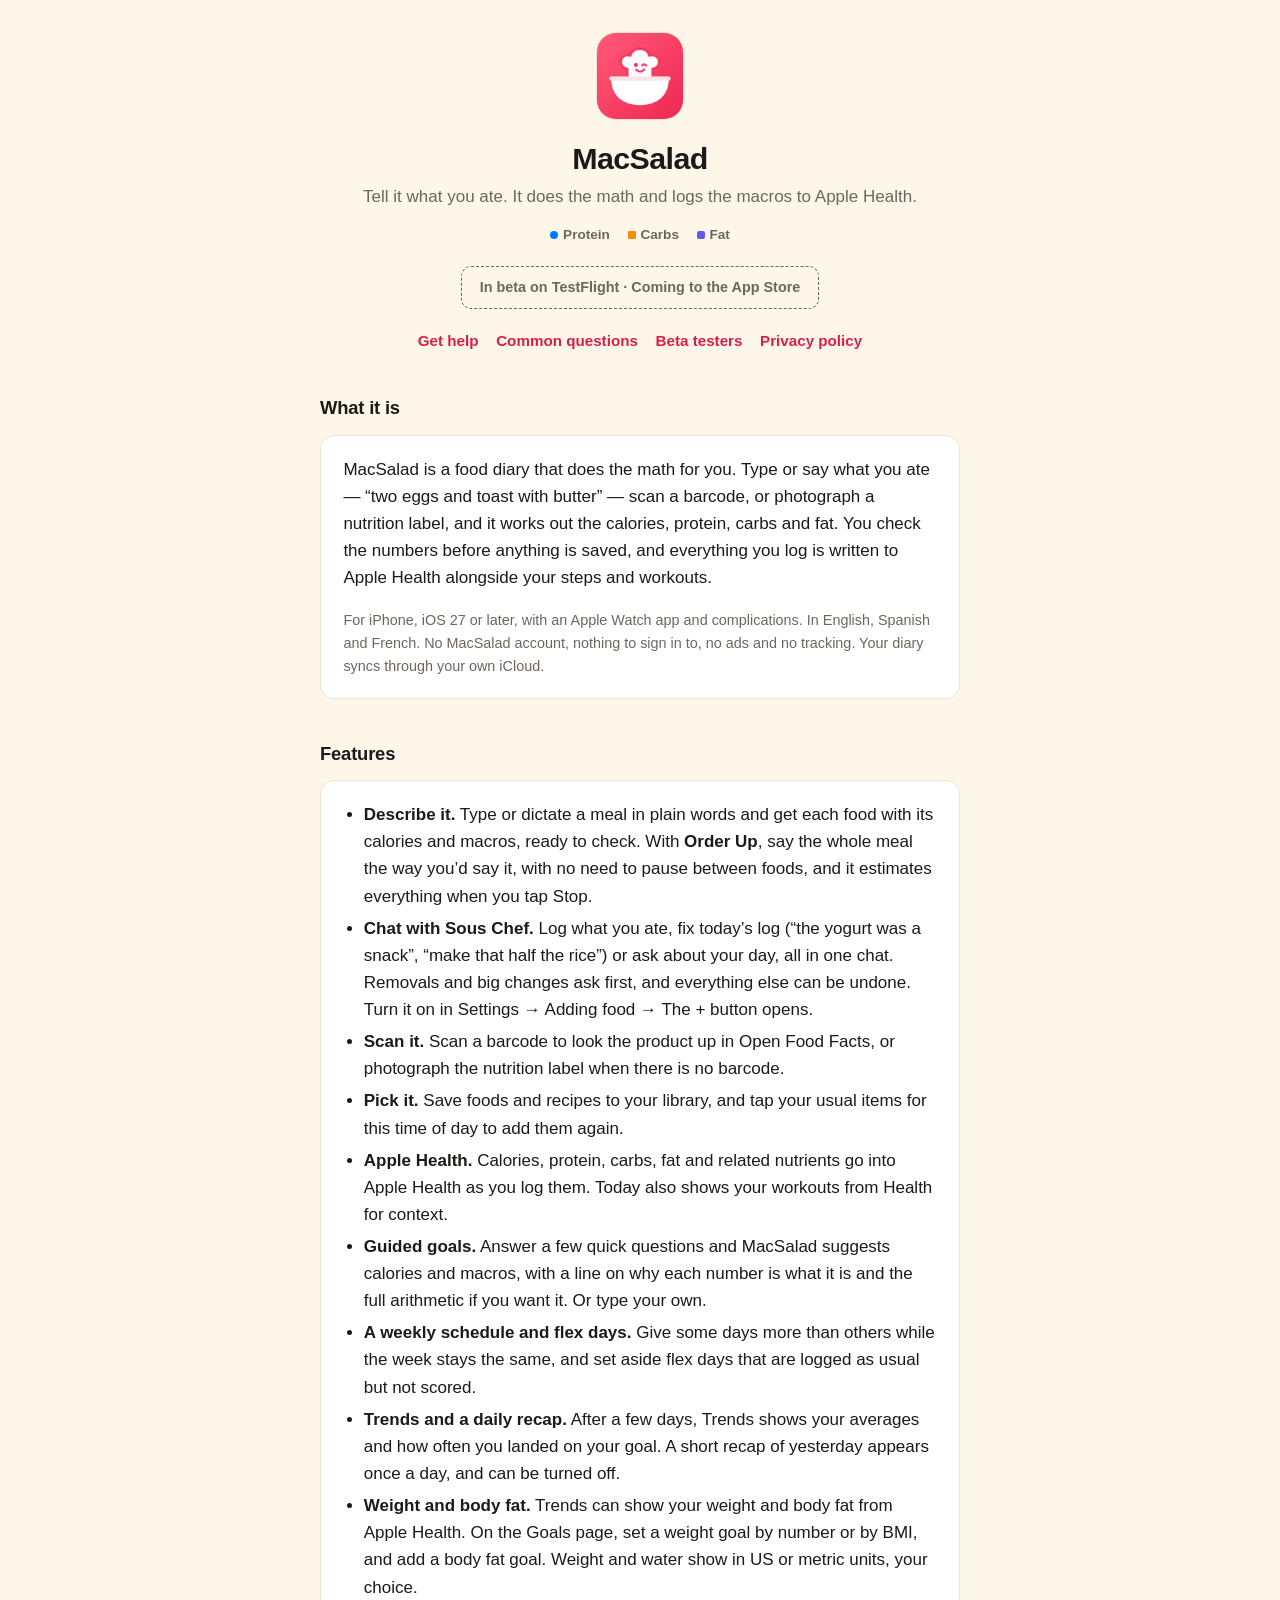
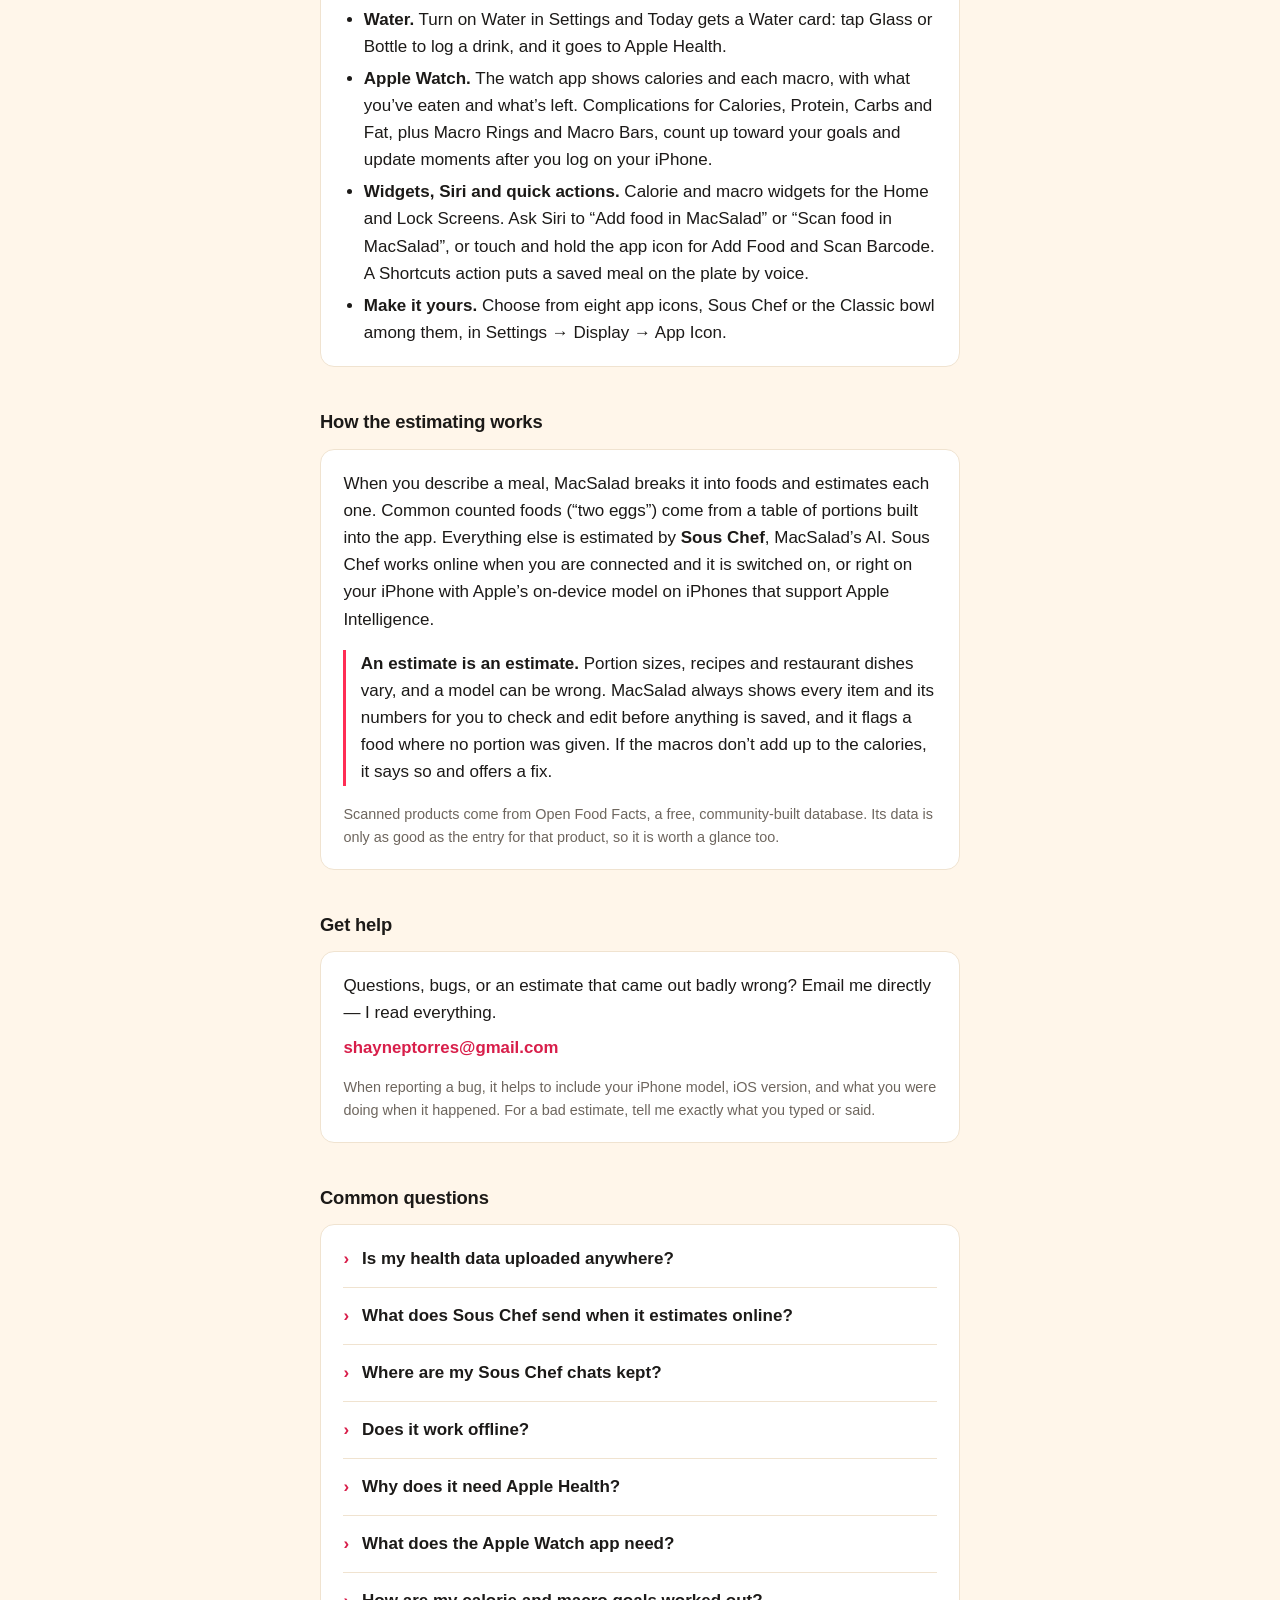
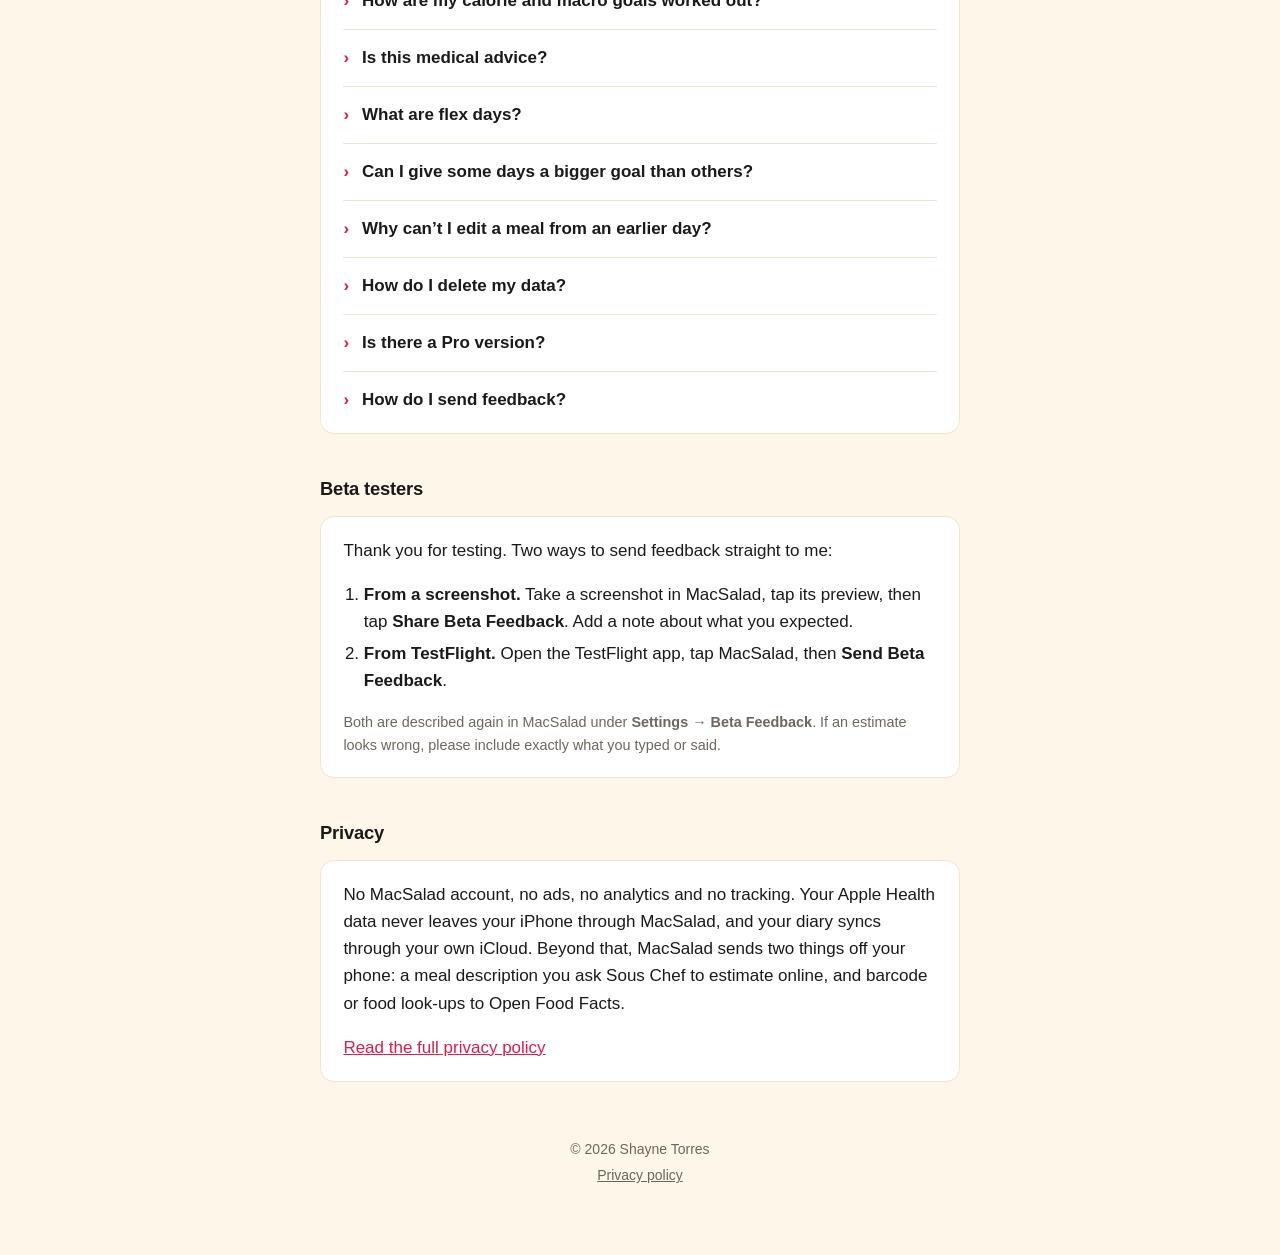
<file: index.html>
<!DOCTYPE html>
<html lang="en">
<head>
<meta charset="utf-8">
<meta name="viewport" content="width=device-width, initial-scale=1">
<title>MacSalad — Support</title>
<meta name="description" content="Support, FAQ and privacy for MacSalad, an iPhone food diary: tell it what you ate and it logs the calories and macros to Apple Health.">
<meta name="theme-color" content="#FFF6EA" media="(prefers-color-scheme: light)">
<meta name="theme-color" content="#14110F" media="(prefers-color-scheme: dark)">
<link rel="icon" type="image/png" href="assets/favicon-64.png">
<link rel="apple-touch-icon" href="assets/apple-touch-icon.png">
<link rel="stylesheet" href="style.css">
</head>
<body>
<main>

  <header>
    <img class="mark" src="assets/icon-256.png" srcset="assets/icon-256.png 1x, assets/icon-512.png 2x"
         width="88" height="88" alt="MacSalad app icon">
    <h1>MacSalad</h1>
    <p class="tagline">Tell it what you ate. It does the math and logs the macros to Apple Health.</p>
    <ul class="macros" aria-hidden="true">
      <li><span class="dot-protein"></span>Protein</li>
      <li><span class="dot-carbs"></span>Carbs</li>
      <li><span class="dot-fat"></span>Fat</li>
    </ul>

    <!-- TODO(owner): replace this placeholder with Apple's official
         "Download on the App Store" badge linking to the apps.apple.com URL
         once the app is live. -->
    <span class="store-badge">In beta on TestFlight · Coming to the App Store</span>

    <nav aria-label="Sections">
      <a href="#help">Get help</a>
      <a href="#faq">Common questions</a>
      <a href="#beta">Beta testers</a>
      <a href="privacy.html">Privacy policy</a>
    </nav>
  </header>

  <h2 id="about">What it is</h2>
  <div class="card">
    <p>
      MacSalad is a food diary that does the math for you. Type or say what you
      ate — “two eggs and toast with butter” — scan a barcode, or photograph a
      nutrition label, and it works out the calories, protein, carbs and fat.
      You check the numbers before anything is saved, and everything you log is
      written to Apple Health alongside your steps and workouts.
    </p>
    <p class="muted small">
      For iPhone, iOS 27 or later, with an Apple Watch app and complications.
      In English, Spanish and French. No MacSalad account, nothing to sign in
      to, no ads and no tracking. Your diary syncs through your own iCloud.
    </p>
  </div>

  <h2 id="features">Features</h2>
  <div class="card">
    <ul>
      <li><strong>Describe it.</strong> Type or dictate a meal in plain words and
        get each food with its calories and macros, ready to check. With
        <strong>Order Up</strong>, say the whole meal the way you’d say it, with
        no need to pause between foods, and it estimates everything when you
        tap Stop.</li>
      <li><strong>Chat with Sous Chef.</strong> Log what you ate, fix today’s
        log (“the yogurt was a snack”, “make that half the rice”) or ask about
        your day, all in one chat. Removals and big changes ask first, and
        everything else can be undone. Turn it on in Settings → Adding food →
        The + button opens.</li>
      <li><strong>Scan it.</strong> Scan a barcode to look the product up in Open
        Food Facts, or photograph the nutrition label when there is no barcode.</li>
      <li><strong>Pick it.</strong> Save foods and recipes to your library, and
        tap your usual items for this time of day to add them again.</li>
      <li><strong>Apple Health.</strong> Calories, protein, carbs, fat and
        related nutrients go into Apple Health as you log them. Today also shows
        your workouts from Health for context.</li>
      <li><strong>Guided goals.</strong> Answer a few quick questions and MacSalad
        suggests calories and macros, with a line on why each number is what it
        is and the full arithmetic if you want it. Or type your own.</li>
      <li><strong>A weekly schedule and flex days.</strong> Give some days more
        than others while the week stays the same, and set aside flex days that
        are logged as usual but not scored.</li>
      <li><strong>Trends and a daily recap.</strong> After a few days, Trends
        shows your averages and how often you landed on your goal. A short recap
        of yesterday appears once a day, and can be turned off.</li>
      <li><strong>Weight and body fat.</strong> Trends can show your weight and
        body fat from Apple Health. On the Goals page, set a weight goal by
        number or by BMI, and add a body fat goal. Weight and water show in US
        or metric units, your choice.</li>
      <li><strong>Water.</strong> Turn on Water in Settings and Today gets a
        Water card: tap Glass or Bottle to log a drink, and it goes to Apple
        Health.</li>
      <li><strong>Apple Watch.</strong> The watch app shows calories and each
        macro, with what you’ve eaten and what’s left. Complications for
        Calories, Protein, Carbs and Fat, plus Macro Rings and Macro Bars, count
        up toward your goals and update moments after you log on your
        iPhone.</li>
      <li><strong>Widgets, Siri and quick actions.</strong> Calorie and macro
        widgets for the Home and Lock Screens. Ask Siri to “Add food in
        MacSalad” or “Scan food in MacSalad”, or touch and hold the app icon
        for Add Food and Scan Barcode. A Shortcuts action puts a saved meal on
        the plate by voice.</li>
      <li><strong>Make it yours.</strong> Choose from eight app icons, Sous
        Chef or the Classic bowl among them, in Settings → Display →
        App Icon.</li>
    </ul>
  </div>

  <h2 id="estimates">How the estimating works</h2>
  <div class="card">
    <p>
      When you describe a meal, MacSalad breaks it into foods and estimates each
      one. Common counted foods (“two eggs”) come from a table of portions built
      into the app. Everything else is estimated by <strong>Sous Chef</strong>,
      MacSalad’s AI. Sous Chef works online when you are connected and it is
      switched on, or right on your iPhone with Apple’s on-device model on
      iPhones that support Apple Intelligence.
    </p>
    <p class="callout">
      <strong>An estimate is an estimate.</strong> Portion sizes, recipes and
      restaurant dishes vary, and a model can be wrong. MacSalad always shows
      every item and its numbers for you to check and edit before anything is
      saved, and it flags a food where no portion was given. If the macros don’t
      add up to the calories, it says so and offers a fix.
    </p>
    <p class="muted small">
      Scanned products come from Open Food Facts, a free, community-built
      database. Its data is only as good as the entry for that product, so it is
      worth a glance too.
    </p>
  </div>

  <h2 id="help">Get help</h2>
  <div class="card">
    <p style="margin:0">
      Questions, bugs, or an estimate that came out badly wrong? Email me
      directly — I read everything.
    </p>
    <a class="contact" href="mailto:shayneptorres@gmail.com?subject=MacSalad%20Support">
      shayneptorres@gmail.com
    </a>
    <p style="margin:.9rem 0 0" class="small muted">
      When reporting a bug, it helps to include your iPhone model, iOS version,
      and what you were doing when it happened. For a bad estimate, tell me
      exactly what you typed or said.
    </p>
  </div>

  <h2 id="faq">Common questions</h2>
  <div class="card">

    <details>
      <summary>Is my health data uploaded anywhere?</summary>
      <p>
        No. What MacSalad writes to and reads from Apple Health stays on your
        iPhone — the app never sends Health data to me, to Sous Chef or to
        anyone else. The answers you give in the goal set-up (age, height,
        weight and so on) are worked out on your iPhone and stored there. Your
        diary syncs through your own private iCloud, which I can’t see. The full
        detail is in the <a href="privacy.html">privacy policy</a>.
      </p>
    </details>

    <details>
      <summary>What does Sous Chef send when it estimates online?</summary>
      <p>
        Only the words of the meal you described, plus your iPhone’s language
        and region setting so the answer comes back in the right units. No name,
        no account and no health data. It goes through MacSalad’s own small
        server, which does not store or log the text, to the AI service that
        makes the estimate, and that service may not train its models on it.
        When Sous Chef estimates on your iPhone instead, nothing is sent at all.
        The first time Sous Chef would go online, it asks you first, and you can
        turn online estimates off any time in
        <strong>Settings → Sous Chef → Estimate online</strong>. The
        <a href="privacy.html">privacy policy</a> names the service and has the
        full detail.
      </p>
    </details>

    <details>
      <summary>Where are my Sous Chef chats kept?</summary>
      <p>
        Only on your iPhone. Chats are not synced to iCloud and are never sent
        anywhere after they’re answered. Today’s chat is still there when you
        come back, and each past day’s chat is at the bottom of that day in
        History. They are kept for 30 days unless you choose Today only or
        1 year in <strong>Settings → Sous Chef</strong>, where you can also
        clear them. Your food log is separate and isn’t affected.
      </p>
    </details>

    <details>
      <summary>Does it work offline?</summary>
      <p>
        Mostly. Your diary, library, goals and Trends all work without a
        connection, and iCloud catches up when you are back online. Describing
        a meal offline uses the built-in portion table and, on iPhones that
        support Apple Intelligence, Apple’s on-device model. Barcode look-ups
        and food searches need the internet, because they ask Open Food Facts.
      </p>
    </details>

    <details>
      <summary>Why does it need Apple Health?</summary>
      <p>
        Apple Health is where your nutrition ends up, so it sits beside your
        steps, workouts and anything else you track. MacSalad asks for
        permission to <strong>write</strong> calories, protein, carbs, fat and
        related nutrients and water, and to read them back so it can check what
        arrived. It reads workouts to show them on Today, your weight and body
        fat for the Body section of Trends if you turn it on, and your height,
        weight, age, sex and steps only when you tap <strong>Fill from
        Health</strong> in the goal set-up. You can use MacSalad without Health;
        your meals are simply not sent there.
      </p>
    </details>

    <details>
      <summary>What does the Apple Watch app need?</summary>
      <p>
        The watch reads your nutrition straight from Apple Health on the watch,
        so it shows your meals without any extra account or sync. Only your
        goals come from your iPhone, sent directly between your own devices.
        The watch never writes to Health, so nothing is ever counted twice.
        Add the complications from your watch face’s edit screen.
      </p>
    </details>

    <details>
      <summary>How are my calorie and macro goals worked out?</summary>
      <p>
        Resting energy uses the Mifflin-St Jeor equation. A typical day adds an
        activity factor (from the FAO/WHO/UNU 2004 report), then walks and
        workouts are added using the Compendium of Physical Activities. Your
        goal — lose fat, lose fat and build muscle, maintain, or build muscle —
        adjusts the total, and protein is set per kilogram of body weight (1.6
        or 2.0 g/kg) with fat and carbs sharing the rest. The app shows every
        step under <strong>How we got here</strong>, and you can change any
        number it suggests.
      </p>
    </details>

    <details>
      <summary>Is this medical advice?</summary>
      <p>
        No. In the app’s own words: “This is not medical advice. A general
        estimate does not account for pregnancy or breastfeeding, medical
        conditions, medication that affects appetite or weight, or a history of
        disordered eating. Talk to your primary care provider before making
        changes to how you eat.” The guided calculator won’t suggest targets for
        anyone under 18.
      </p>
    </details>

    <details>
      <summary>What are flex days?</summary>
      <p>
        Days you set aside — a birthday, a trip, a long dinner. A flex day is
        logged and sent to Apple Health as usual, but it isn’t scored: Trends,
        streaks and the recap leave it out. Mark today as flex from the sparkles
        button on Today, or a day up to a week back from that day’s page. You
        choose how many you get a month on the Goals page; it starts at 4.
      </p>
    </details>

    <details>
      <summary>Can I give some days a bigger goal than others?</summary>
      <p>
        Yes. In <strong>Settings → Your goals → By day</strong>, spread the same
        week differently — more at the weekend, a little less on the other days.
        The week’s total stays the same, and Today names the day’s goal when it
        differs.
      </p>
    </details>

    <details>
      <summary>Why can’t I edit a meal from an earlier day?</summary>
      <p>
        On purpose. Past days stay as they were logged, so your Apple Health
        history doesn’t shift underneath you. Today’s meals can be edited or
        deleted at any time.
      </p>
    </details>

    <details>
      <summary>How do I delete my data?</summary>
      <ul>
        <li><strong>A meal from today:</strong> swipe it away on Today. It is
          removed from Apple Health too.</li>
        <li><strong>Sous Chef chats:</strong> Settings → Sous Chef → Clear
          Chat History.</li>
        <li><strong>Everything on this iPhone:</strong> delete the app.</li>
        <li><strong>Your synced diary:</strong> in iOS Settings, tap your name →
          iCloud → manage your storage, and delete MacSalad’s data. (The exact
          wording varies between iOS versions.)</li>
        <li><strong>What’s in Apple Health:</strong> in the Health app, open your
          profile → Apps → MacSalad, and delete its data.</li>
      </ul>
    </details>

    <details>
      <summary>Is there a Pro version?</summary>
      <p>
        Not yet. Everything is free while MacSalad is in beta. Any paid option
        will be announced here and in the app before it arrives.
      </p>
    </details>

    <details>
      <summary>How do I send feedback?</summary>
      <p>
        Email <a href="mailto:shayneptorres@gmail.com?subject=MacSalad%20Feedback">shayneptorres@gmail.com</a>
        any time. If you are testing the beta, the quickest way is from
        TestFlight — see <a href="#beta">below</a>.
      </p>
    </details>

  </div>

  <h2 id="beta">Beta testers</h2>
  <div class="card">
    <p>Thank you for testing. Two ways to send feedback straight to me:</p>
    <ol>
      <li><strong>From a screenshot.</strong> Take a screenshot in MacSalad, tap
        its preview, then tap <strong>Share Beta Feedback</strong>. Add a note
        about what you expected.</li>
      <li><strong>From TestFlight.</strong> Open the TestFlight app, tap
        MacSalad, then <strong>Send Beta Feedback</strong>.</li>
    </ol>
    <p class="muted small">
      Both are described again in MacSalad under <strong>Settings → Beta
      Feedback</strong>. If an estimate looks wrong, please include exactly what
      you typed or said.
    </p>
  </div>

  <h2 id="privacy">Privacy</h2>
  <div class="card">
    <p>
      No MacSalad account, no ads, no analytics and no tracking. Your Apple
      Health data never leaves your iPhone through MacSalad, and your diary
      syncs through your own iCloud. Beyond that, MacSalad sends two things off
      your phone: a meal description you ask Sous Chef to estimate online, and barcode or
      food look-ups to Open Food Facts.
    </p>
    <p><a href="privacy.html">Read the full privacy policy</a></p>
  </div>

  <footer>
    <p>© 2026 Shayne Torres</p>
    <p><a href="privacy.html">Privacy policy</a></p>
  </footer>

</main>
</body>
</html>
</file>
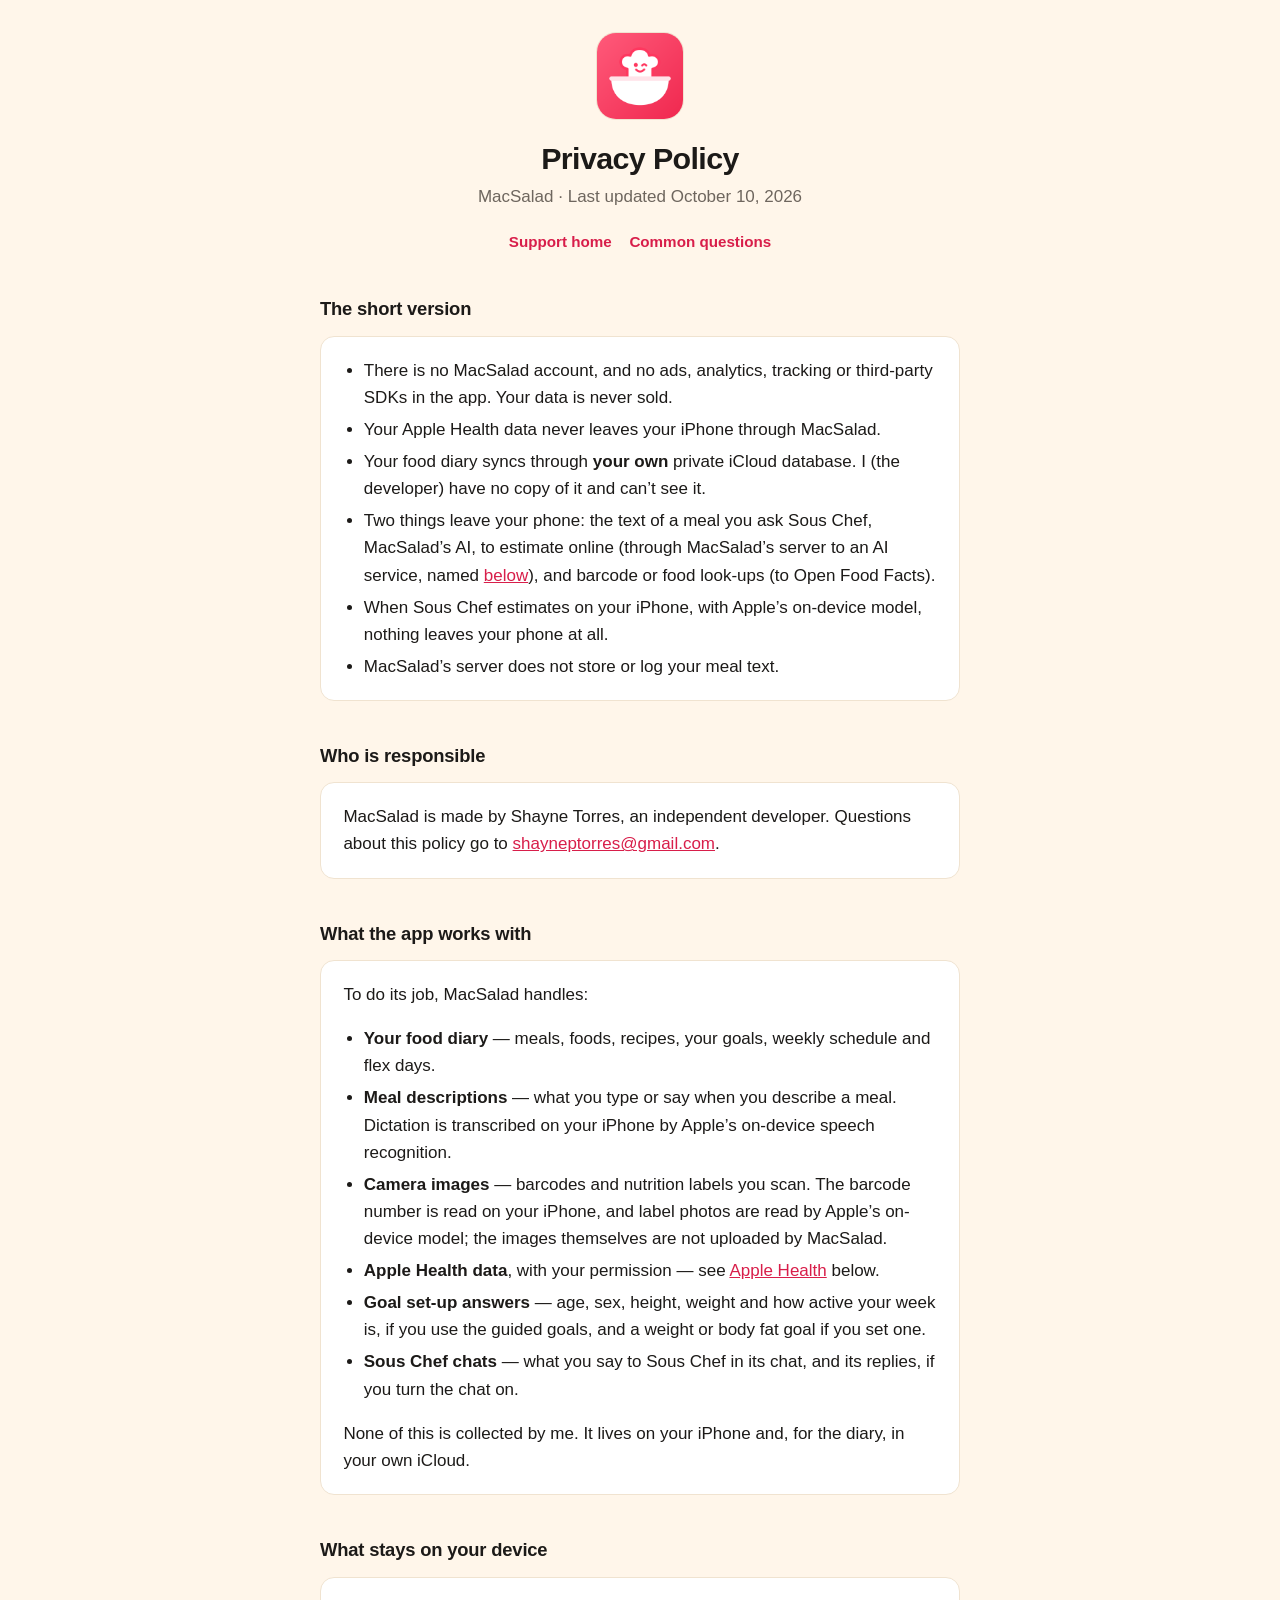
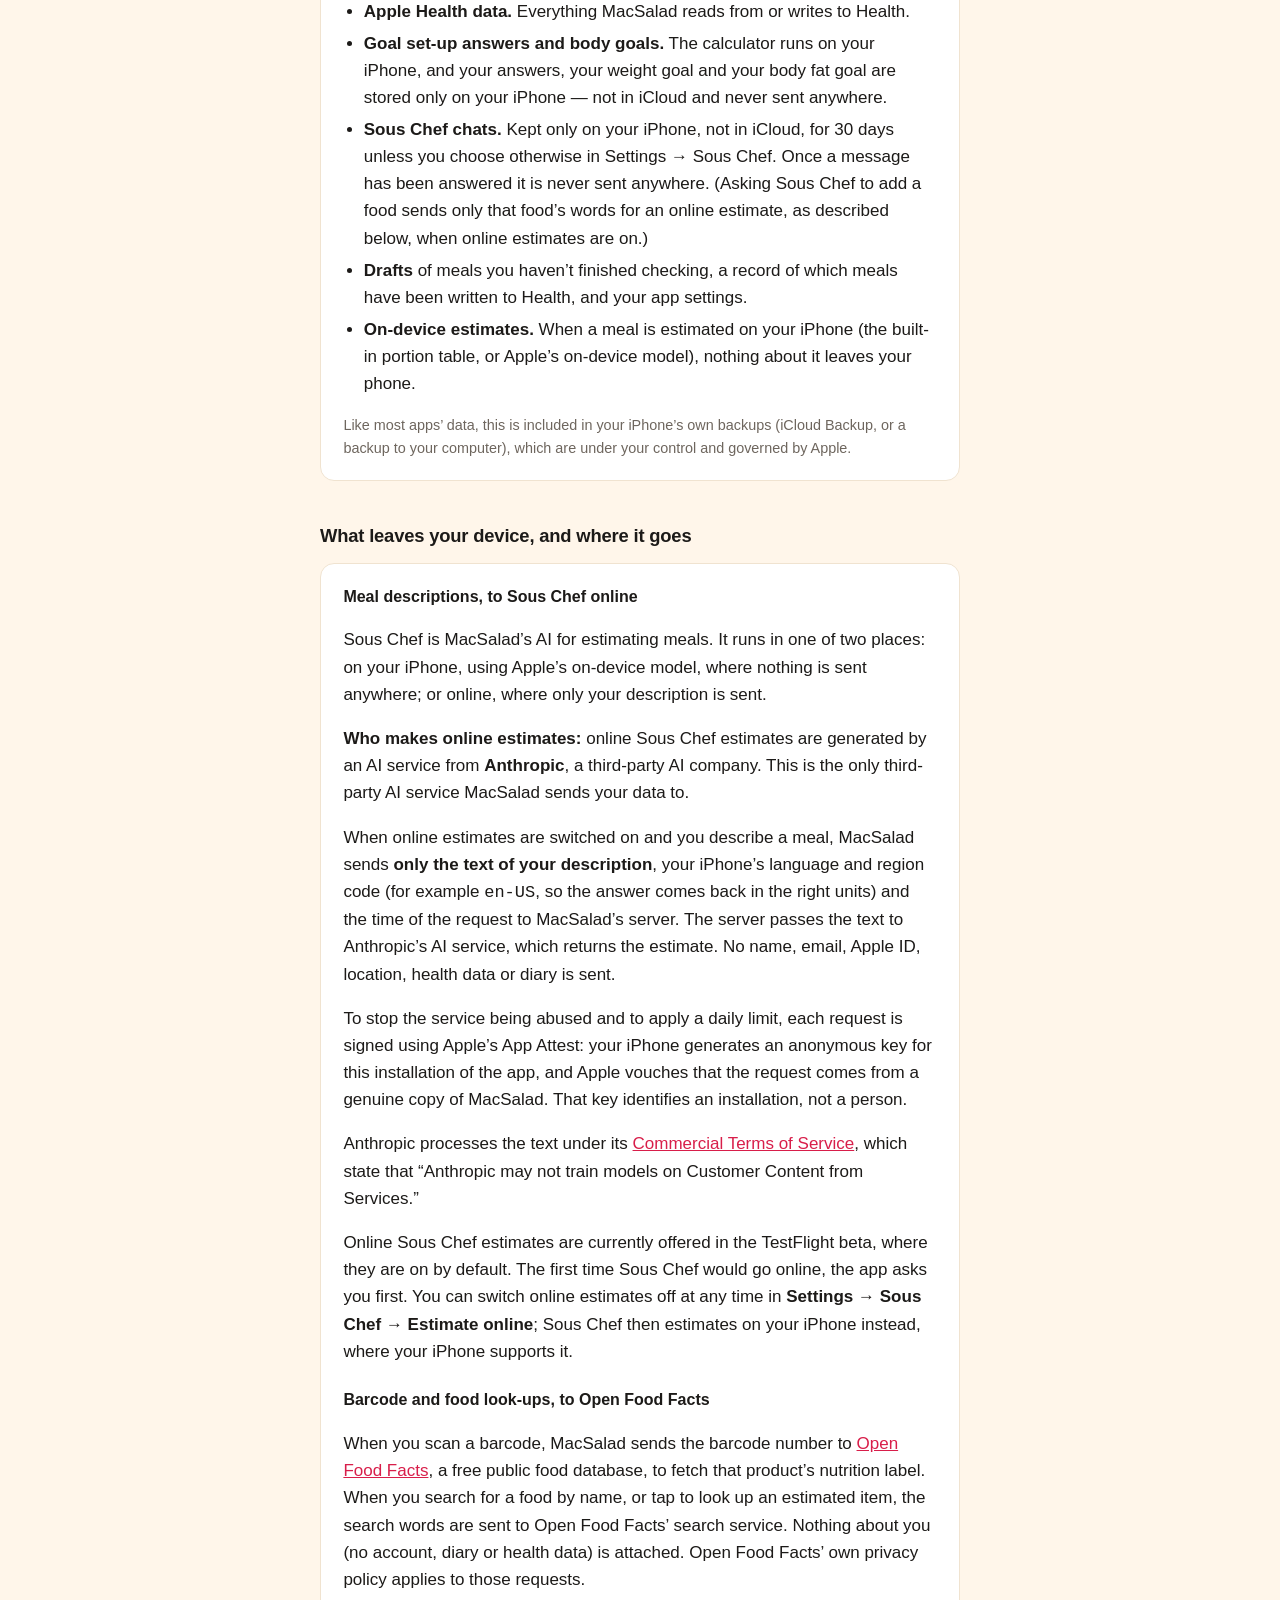
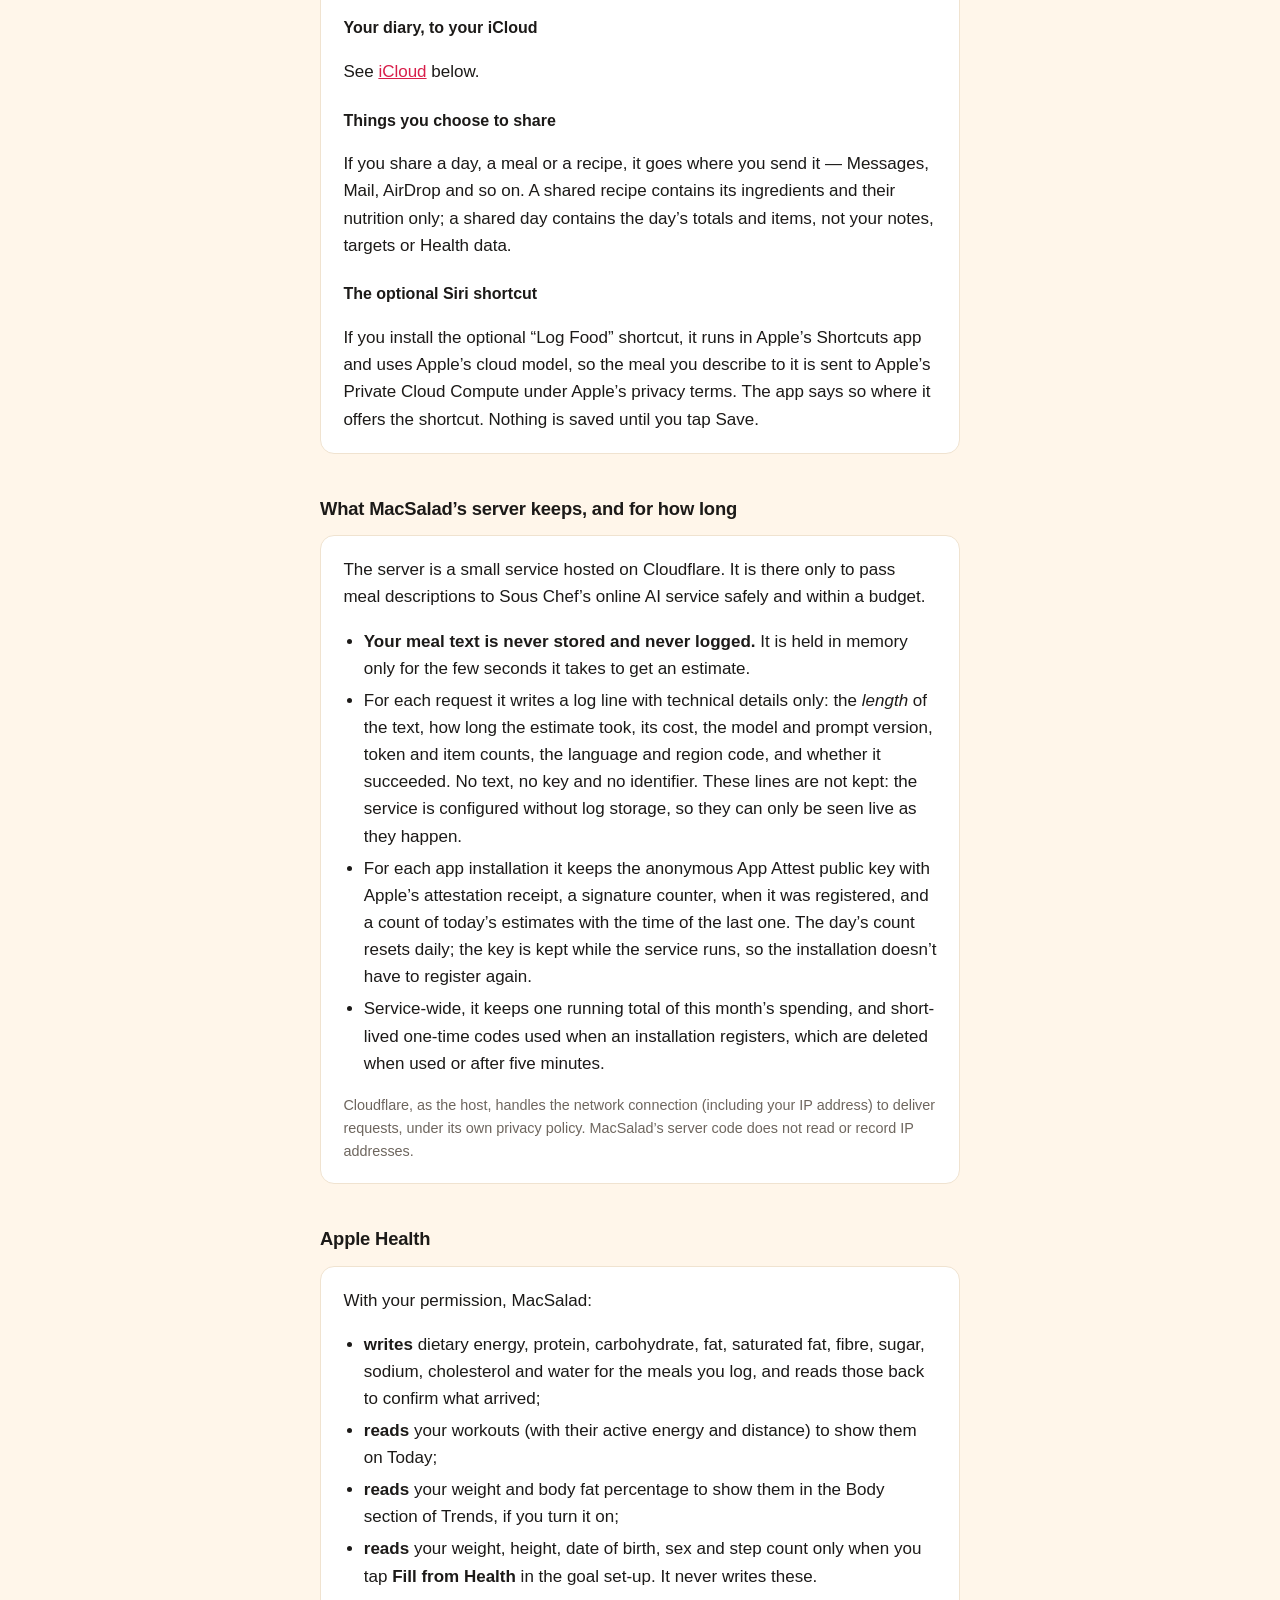
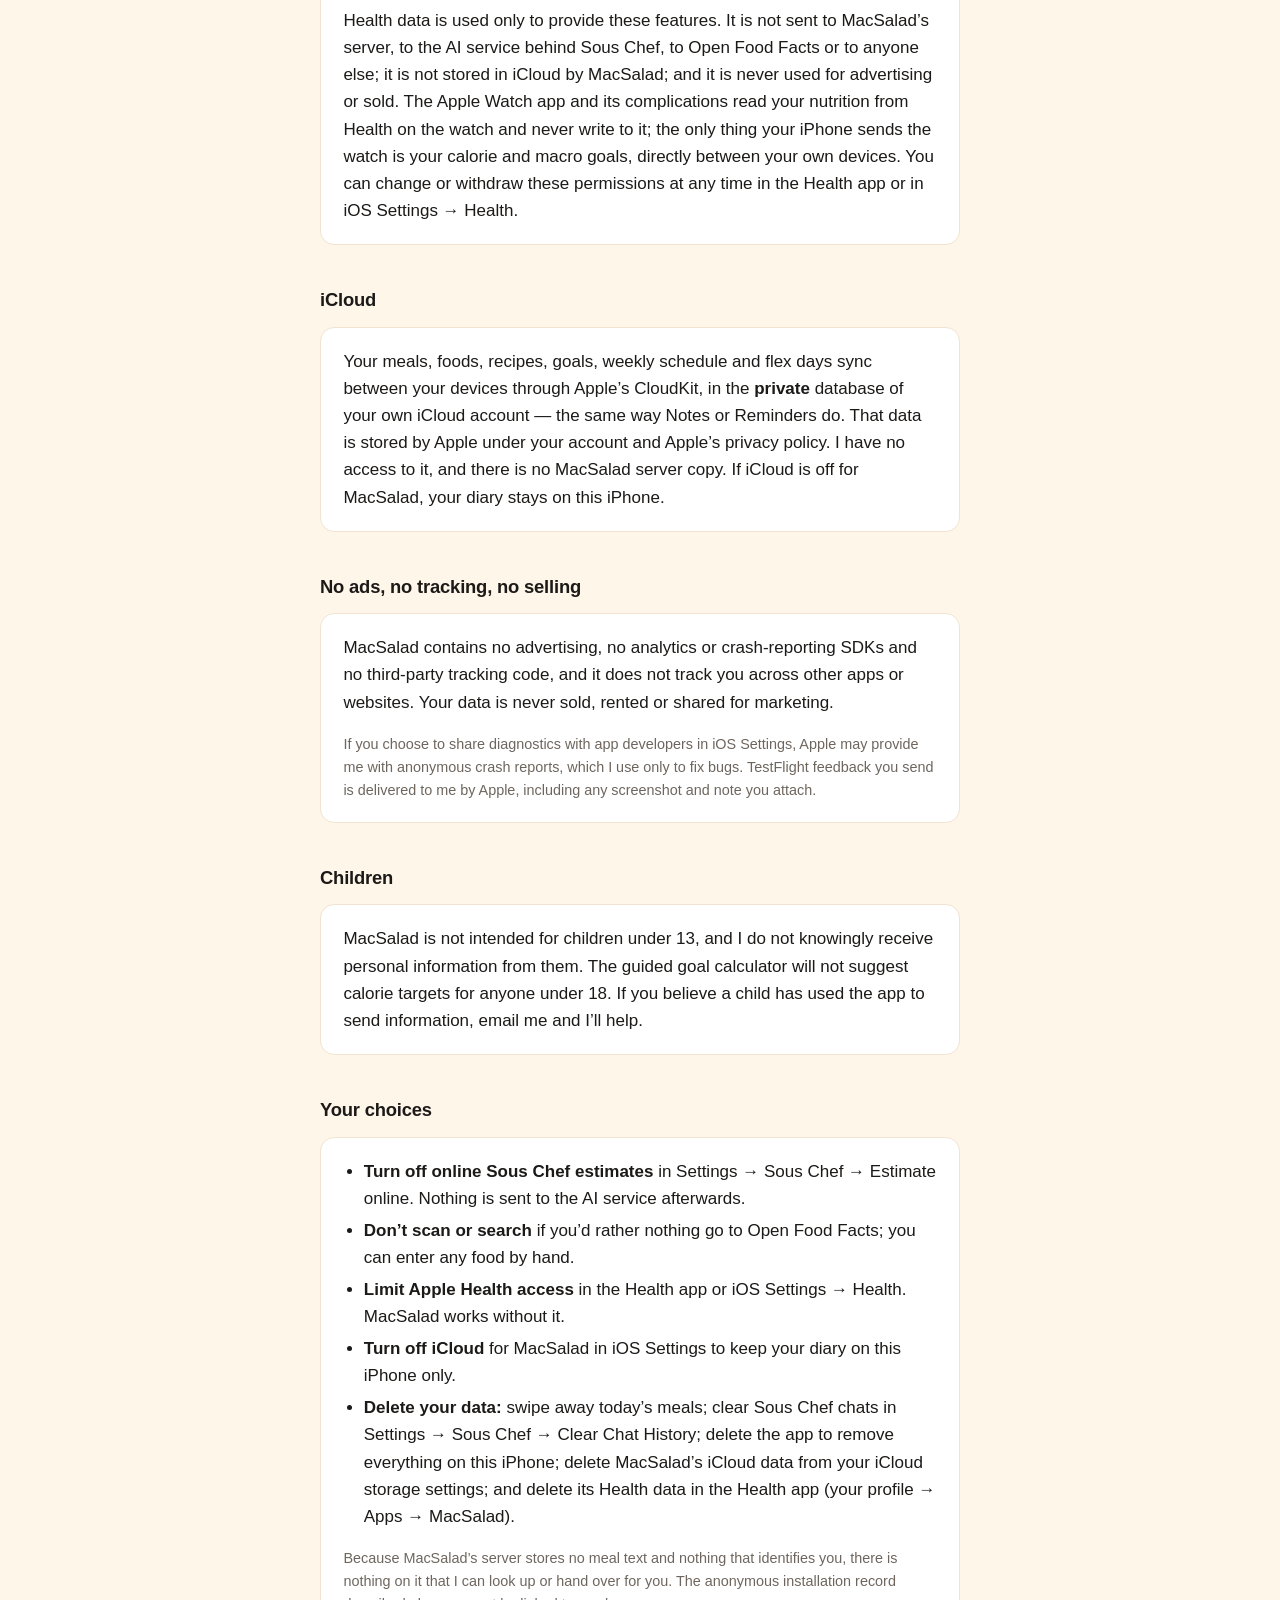
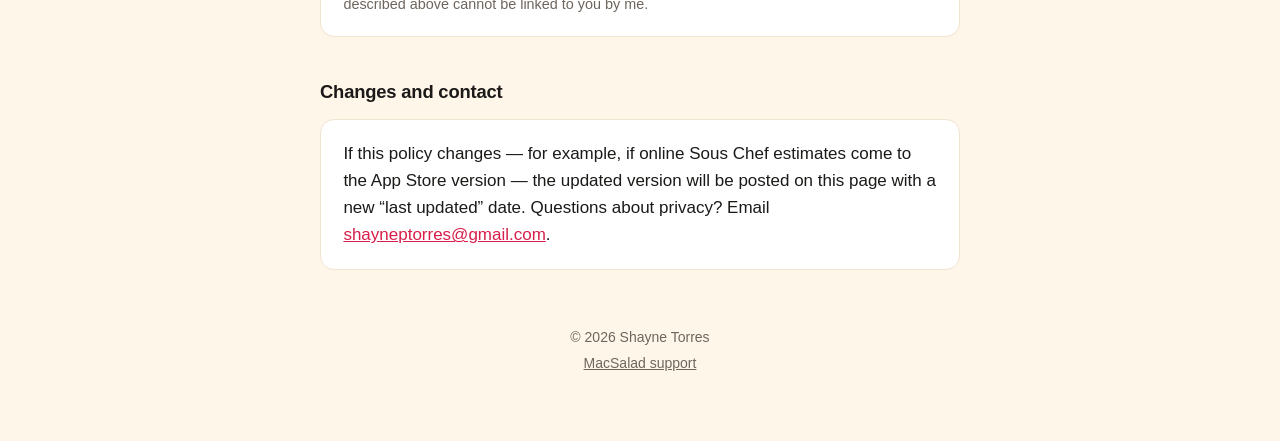
<file: privacy.html>
<!DOCTYPE html>
<html lang="en">
<head>
<meta charset="utf-8">
<meta name="viewport" content="width=device-width, initial-scale=1">
<title>MacSalad — Privacy Policy</title>
<meta name="description" content="Privacy policy for MacSalad. Health data stays on your iPhone; only meal descriptions you ask Sous Chef to estimate online, and food look-ups, leave it.">
<meta name="theme-color" content="#FFF6EA" media="(prefers-color-scheme: light)">
<meta name="theme-color" content="#14110F" media="(prefers-color-scheme: dark)">
<link rel="icon" type="image/png" href="assets/favicon-64.png">
<link rel="apple-touch-icon" href="assets/apple-touch-icon.png">
<link rel="stylesheet" href="style.css">
</head>
<body>
<main>

  <header>
    <a href="./">
      <img class="mark" src="assets/icon-256.png" srcset="assets/icon-256.png 1x, assets/icon-512.png 2x"
           width="88" height="88" alt="MacSalad — back to support">
    </a>
    <h1>Privacy Policy</h1>
    <p class="tagline">MacSalad · Last updated October 10, 2026</p>
    <nav aria-label="Sections">
      <a href="./">Support home</a>
      <a href="./#faq">Common questions</a>
    </nav>
  </header>

  <h2>The short version</h2>
  <div class="card">
    <ul>
      <li>There is no MacSalad account, and no ads, analytics, tracking or
        third-party SDKs in the app. Your data is never sold.</li>
      <li>Your Apple Health data never leaves your iPhone through MacSalad.</li>
      <li>Your food diary syncs through <strong>your own</strong> private iCloud
        database. I (the developer) have no copy of it and can’t see it.</li>
      <li>Two things leave your phone: the text of a meal you ask Sous Chef,
        MacSalad’s AI, to estimate online (through MacSalad’s server to an AI
        service, named <a href="#ai-provider">below</a>), and barcode or food
        look-ups (to Open Food Facts).</li>
      <li>When Sous Chef estimates on your iPhone, with Apple’s on-device
        model, nothing leaves your phone at all.</li>
      <li>MacSalad’s server does not store or log your meal text.</li>
    </ul>
  </div>

  <h2>Who is responsible</h2>
  <div class="card">
    <p>
      MacSalad is made by Shayne Torres, an independent developer. Questions
      about this policy go to
      <a href="mailto:shayneptorres@gmail.com?subject=MacSalad%20Privacy">shayneptorres@gmail.com</a>.
    </p>
  </div>

  <h2>What the app works with</h2>
  <div class="card">
    <p>To do its job, MacSalad handles:</p>
    <ul>
      <li><strong>Your food diary</strong> — meals, foods, recipes, your goals,
        weekly schedule and flex days.</li>
      <li><strong>Meal descriptions</strong> — what you type or say when you
        describe a meal. Dictation is transcribed on your iPhone by Apple’s
        on-device speech recognition.</li>
      <li><strong>Camera images</strong> — barcodes and nutrition labels you
        scan. The barcode number is read on your iPhone, and label photos are
        read by Apple’s on-device model; the images themselves are not uploaded
        by MacSalad.</li>
      <li><strong>Apple Health data</strong>, with your permission — see
        <a href="#health">Apple Health</a> below.</li>
      <li><strong>Goal set-up answers</strong> — age, sex, height, weight and
        how active your week is, if you use the guided goals, and a weight or
        body fat goal if you set one.</li>
      <li><strong>Sous Chef chats</strong> — what you say to Sous Chef in its
        chat, and its replies, if you turn the chat on.</li>
    </ul>
    <p>
      None of this is collected by me. It lives on your iPhone and, for the
      diary, in your own iCloud.
    </p>
  </div>

  <h2>What stays on your device</h2>
  <div class="card">
    <ul>
      <li><strong>Apple Health data.</strong> Everything MacSalad reads from or
        writes to Health.</li>
      <li><strong>Goal set-up answers and body goals.</strong> The calculator
        runs on your iPhone, and your answers, your weight goal and your body
        fat goal are stored only on your iPhone — not in iCloud and never sent
        anywhere.</li>
      <li><strong>Sous Chef chats.</strong> Kept only on your iPhone, not in
        iCloud, for 30 days unless you choose otherwise in Settings → Sous Chef.
        Once a message has been answered it is never sent anywhere. (Asking
        Sous Chef to add a food sends only that food’s words for an online
        estimate, as described below, when online estimates are on.)</li>
      <li><strong>Drafts</strong> of meals you haven’t finished checking, a
        record of which meals have been written to Health, and your app
        settings.</li>
      <li><strong>On-device estimates.</strong> When a meal is estimated on your
        iPhone (the built-in portion table, or Apple’s on-device model), nothing
        about it leaves your phone.</li>
    </ul>
    <p class="muted small">
      Like most apps’ data, this is included in your iPhone’s own backups
      (iCloud Backup, or a backup to your computer), which are under your
      control and governed by Apple.
    </p>
  </div>

  <h2>What leaves your device, and where it goes</h2>
  <div class="card">
    <h3 id="ai-provider">Meal descriptions, to Sous Chef online</h3>
    <p>
      Sous Chef is MacSalad’s AI for estimating meals. It runs in one of two
      places: on your iPhone, using Apple’s on-device model, where nothing is
      sent anywhere; or online, where only your description is sent.
    </p>
    <p>
      <strong>Who makes online estimates:</strong> online Sous Chef estimates
      are generated by an AI service from <strong>Anthropic</strong>, a
      third-party AI company. This is the only third-party AI service MacSalad
      sends your data to.
    </p>
    <p>
      When online estimates are switched on and you describe a meal, MacSalad
      sends <strong>only the text of your description</strong>, your iPhone’s
      language and region code (for example <code>en-US</code>, so the answer
      comes back in the right units) and the time of the request to MacSalad’s
      server. The server passes the text to Anthropic’s AI service, which
      returns the estimate. No name, email, Apple ID, location, health data or diary is
      sent.
    </p>
    <p>
      To stop the service being abused and to apply a daily limit, each request
      is signed using Apple’s App Attest: your iPhone generates an anonymous key
      for this installation of the app, and Apple vouches that the request comes
      from a genuine copy of MacSalad. That key identifies an installation, not
      a person.
    </p>
    <p>
      Anthropic processes the text under its
      <a href="https://www.anthropic.com/legal/commercial-terms">Commercial Terms of Service</a>,
      which state that “Anthropic may not train models on Customer Content from
      Services.”
    </p>
    <p>
      Online Sous Chef estimates are currently offered in the TestFlight beta,
      where they are on by default. The first time Sous Chef would go online,
      the app asks you first. You can switch online estimates off at any time
      in <strong>Settings → Sous Chef → Estimate online</strong>; Sous Chef then
      estimates on your iPhone instead, where your iPhone supports it.
    </p>

    <h3>Barcode and food look-ups, to Open Food Facts</h3>
    <p>
      When you scan a barcode, MacSalad sends the barcode number to
      <a href="https://world.openfoodfacts.org">Open Food Facts</a>, a free public
      food database, to fetch that product’s nutrition label. When you search
      for a food by name, or tap to look up an estimated item, the search words
      are sent to Open Food Facts’ search service. Nothing about you (no account, diary or health data) is attached.
      Open Food Facts’ own privacy policy applies to those requests.
    </p>

    <h3>Your diary, to your iCloud</h3>
    <p>
      See <a href="#icloud">iCloud</a> below.
    </p>

    <h3>Things you choose to share</h3>
    <p>
      If you share a day, a meal or a recipe, it goes where you send it — Messages,
      Mail, AirDrop and so on. A shared recipe contains its ingredients and their
      nutrition only; a shared day contains the day’s totals and items, not your
      notes, targets or Health data.
    </p>

    <h3>The optional Siri shortcut</h3>
    <p>
      If you install the optional “Log Food” shortcut, it runs in Apple’s
      Shortcuts app and uses Apple’s cloud model, so the meal you describe to it
      is sent to Apple’s Private Cloud Compute under Apple’s privacy terms. The
      app says so where it offers the shortcut. Nothing is saved until you tap
      Save.
    </p>
  </div>

  <h2>What MacSalad’s server keeps, and for how long</h2>
  <div class="card">
    <p>
      The server is a small service hosted on Cloudflare. It is there only to
      pass meal descriptions to Sous Chef’s online AI service safely and within
      a budget.
    </p>
    <ul>
      <li><strong>Your meal text is never stored and never logged.</strong> It
        is held in memory only for the few seconds it takes to get an estimate.</li>
      <li>For each request it writes a log line with technical details only:
        the <em>length</em> of the text, how long the estimate took, its cost,
        the model and prompt version, token and item counts, the language and
        region code, and whether it succeeded. No text, no key and no
        identifier. These lines are not kept: the service is configured without
        log storage, so they can only be seen live as they happen.</li>
      <li>For each app installation it keeps the anonymous App Attest public key
        with Apple’s attestation receipt, a signature counter, when it was
        registered, and a count of today’s estimates with the time of the last
        one. The day’s count resets daily; the key is kept while the service
        runs, so the installation doesn’t have to register again.</li>
      <li>Service-wide, it keeps one running total of this month’s spending, and
        short-lived one-time codes used when an installation registers, which
        are deleted when used or after five minutes.</li>
    </ul>
    <p class="muted small">
      Cloudflare, as the host, handles the network connection (including your
      IP address) to deliver requests, under its own privacy policy. MacSalad’s
      server code does not read or record IP addresses.
    </p>
  </div>

  <h2 id="health">Apple Health</h2>
  <div class="card">
    <p>With your permission, MacSalad:</p>
    <ul>
      <li><strong>writes</strong> dietary energy, protein, carbohydrate, fat,
        saturated fat, fibre, sugar, sodium, cholesterol and water for the meals
        you log, and reads those back to confirm what arrived;</li>
      <li><strong>reads</strong> your workouts (with their active energy and
        distance) to show them on Today;</li>
      <li><strong>reads</strong> your weight and body fat percentage to show
        them in the Body section of Trends, if you turn it on;</li>
      <li><strong>reads</strong> your weight, height, date of birth, sex and
        step count only when you tap <strong>Fill from Health</strong> in the goal
        set-up. It never writes these.</li>
    </ul>
    <p>
      Health data is used only to provide these features. It is not sent to
      MacSalad’s server, to the AI service behind Sous Chef, to Open Food Facts or to anyone else; it
      is not stored in iCloud by MacSalad; and it is never used for advertising
      or sold. The Apple Watch app and its complications read your nutrition
      from Health on the watch and never write to it; the only thing your
      iPhone sends the watch is your calorie and macro goals, directly between
      your own devices. You can change or withdraw these permissions at
      any time in the Health app or in iOS Settings → Health.
    </p>
  </div>

  <h2 id="icloud">iCloud</h2>
  <div class="card">
    <p>
      Your meals, foods, recipes, goals, weekly schedule and flex days sync
      between your devices through Apple’s CloudKit, in the
      <strong>private</strong> database of your own iCloud account — the same way
      Notes or Reminders do. That data is stored by Apple under your account and
      Apple’s privacy policy. I have no access to it, and there is no MacSalad
      server copy. If iCloud is off for MacSalad, your diary stays on this
      iPhone.
    </p>
  </div>

  <h2>No ads, no tracking, no selling</h2>
  <div class="card">
    <p>
      MacSalad contains no advertising, no analytics or crash-reporting SDKs and
      no third-party tracking code, and it does not track you across other apps
      or websites. Your data is never sold, rented or shared for marketing.
    </p>
    <p class="muted small">
      If you choose to share diagnostics with app developers in iOS Settings,
      Apple may provide me with anonymous crash reports, which I use only to fix
      bugs. TestFlight feedback you send is delivered to me by Apple, including
      any screenshot and note you attach.
    </p>
  </div>

  <h2>Children</h2>
  <div class="card">
    <p>
      MacSalad is not intended for children under 13, and I do not knowingly
      receive personal information from them. The guided goal calculator will
      not suggest calorie targets for anyone under 18. If you believe a child
      has used the app to send information, email me and I’ll help.
    </p>
  </div>

  <h2>Your choices</h2>
  <div class="card">
    <ul>
      <li><strong>Turn off online Sous Chef estimates</strong> in Settings →
        Sous Chef → Estimate online. Nothing is sent to the AI service
        afterwards.</li>
      <li><strong>Don’t scan or search</strong> if you’d rather nothing go to
        Open Food Facts; you can enter any food by hand.</li>
      <li><strong>Limit Apple Health access</strong> in the Health app or iOS
        Settings → Health. MacSalad works without it.</li>
      <li><strong>Turn off iCloud</strong> for MacSalad in iOS Settings to keep
        your diary on this iPhone only.</li>
      <li><strong>Delete your data:</strong> swipe away today’s meals; clear
        Sous Chef chats in Settings → Sous Chef → Clear Chat History; delete the
        app to remove everything on this iPhone; delete MacSalad’s iCloud data
        from your iCloud storage settings; and delete its Health data in the
        Health app (your profile → Apps → MacSalad).</li>
    </ul>
    <p class="muted small">
      Because MacSalad’s server stores no meal text and nothing that identifies
      you, there is nothing on it that I can look up or hand over for you. The
      anonymous installation record described above cannot be linked to you by
      me.
    </p>
  </div>

  <h2>Changes and contact</h2>
  <div class="card">
    <p>
      If this policy changes — for example, if online Sous Chef estimates come
      to the App Store version — the updated version will be posted on this page with a new
      “last updated” date. Questions about privacy? Email
      <a href="mailto:shayneptorres@gmail.com?subject=MacSalad%20Privacy">shayneptorres@gmail.com</a>.
    </p>
  </div>

  <footer>
    <p>© 2026 Shayne Torres</p>
    <p><a href="./">MacSalad support</a></p>
  </footer>

</main>
</body>
</html>
</file>
<file: style.css>
/* MacSalad support site. No build step, no external resources. */

:root {
  --accent: #D81E4A;
  --accent-strong: #FF2D55;
  --bg: #FFF6EA;
  --surface: #FFFFFF;
  --text: #1C1A18;
  --text-secondary: #6E665E;
  --hairline: #F0E3D0;
  color-scheme: light dark;
}
@media (prefers-color-scheme: dark) {
  :root {
    --accent: #FF6A86;
    --accent-strong: #FF375F;
    --bg: #14110F;
    --surface: #211C19;
    --text: #F4EEE8;
    --text-secondary: #A69C92;
    --hairline: #352D28;
  }
}

* { box-sizing: border-box; }

html { -webkit-text-size-adjust: 100%; }

body {
  margin: 0;
  padding: 2rem 1rem 4rem;
  background: var(--bg);
  color: var(--text);
  font: 17px/1.6 -apple-system, BlinkMacSystemFont, "Segoe UI", Roboto,
        Helvetica, Arial, sans-serif;
  -webkit-font-smoothing: antialiased;
  overflow-wrap: break-word;
}

main { max-width: 640px; margin: 0 auto; }

header { text-align: center; margin-bottom: 2.5rem; }

.mark {
  display: block;
  width: 88px; height: 88px;
  margin: 0 auto 1.25rem;
  border-radius: 20px;
  border: 1px solid var(--hairline);
}

h1 { font-size: 1.9rem; line-height: 1.2; margin: 0 0 .4rem; letter-spacing: -.02em; }
.tagline { color: var(--text-secondary); margin: 0; }

nav {
  display: flex; flex-wrap: wrap; justify-content: center; gap: .35rem 1.1rem;
  margin: 1.25rem 0 0; font-size: .95rem;
}
nav a { text-decoration: none; font-weight: 600; }
nav a:hover { text-decoration: underline; }

h2 {
  font-size: 1.15rem;
  margin: 2.5rem 0 .75rem;
  letter-spacing: -.01em;
  scroll-margin-top: 1rem;
}
h3 { font-size: 1rem; margin: 1.4rem 0 .35rem; }
h3:first-child { margin-top: 0; }

.card {
  background: var(--surface);
  border: 1px solid var(--hairline);
  border-radius: 14px;
  padding: 1.25rem 1.4rem;
}
.card + .card { margin-top: .75rem; }
.card > p:first-child, .card > ul:first-child { margin-top: 0; }
.card > p:last-child, .card > ul:last-child { margin-bottom: 0; }

.muted { color: var(--text-secondary); }
.small { font-size: .9rem; }

a { color: var(--accent); }

ul, ol { padding-left: 1.2em; }
li + li { margin-top: .3rem; }

.contact {
  display: inline-block;
  margin-top: .5rem;
  font-size: 1.05rem;
  font-weight: 600;
  text-decoration: none;
}
.contact:hover { text-decoration: underline; }

/* Placeholder until the app is live. Swap for Apple's official badge. */
.store-badge {
  display: inline-block;
  margin-top: 1.25rem;
  padding: .55rem 1.1rem;
  border-radius: 10px;
  border: 1px dashed var(--text-secondary);
  color: var(--text-secondary);
  font-size: .9rem;
  font-weight: 600;
}

/* The macro dots in the hero, in the app's protein, carbs and fat colours. */
.macros {
  display: flex; justify-content: center; gap: 1.1rem;
  margin: .9rem 0 0; padding: 0; list-style: none;
  font-size: .85rem; font-weight: 600; color: var(--text-secondary);
}
.macros li + li { margin-top: 0; }
.macros span {
  display: inline-block; width: .6em; height: .6em; margin-right: .35em;
  border-radius: 50%; vertical-align: .05em;
}
.dot-protein { background: #007AFF; }
.dot-carbs { background: #F09000; border-radius: 1px !important; }
.dot-fat { background: #5E5CE6; border-radius: 2px !important; }

details { border-top: 1px solid var(--hairline); padding: .9rem 0; }
details:first-of-type { border-top: none; padding-top: 0; }
details:last-of-type { padding-bottom: 0; }
summary {
  cursor: pointer;
  font-weight: 600;
  list-style: none;
  padding-left: 1.1em;
  text-indent: -1.1em;
}
summary::-webkit-details-marker { display: none; }
summary::before {
  content: "›";
  display: inline-block;
  width: 1.1em;
  text-indent: 0;
  color: var(--accent);
  font-weight: 700;
  transition: transform .15s ease;
}
details[open] summary::before { transform: rotate(90deg); }
details p, details ul, details ol { margin: .6rem 0 0 1.1em; color: var(--text-secondary); }
details strong { color: var(--text); font-weight: 600; }

.callout {
  border-left: 3px solid var(--accent-strong);
  padding-left: .9rem;
}

footer {
  margin-top: 3.5rem;
  text-align: center;
  color: var(--text-secondary);
  font-size: .875rem;
}
footer a { color: var(--text-secondary); }
footer p { margin: .25rem 0; }

@media (prefers-reduced-motion: reduce) {
  summary::before { transition: none; }
}
</file>
